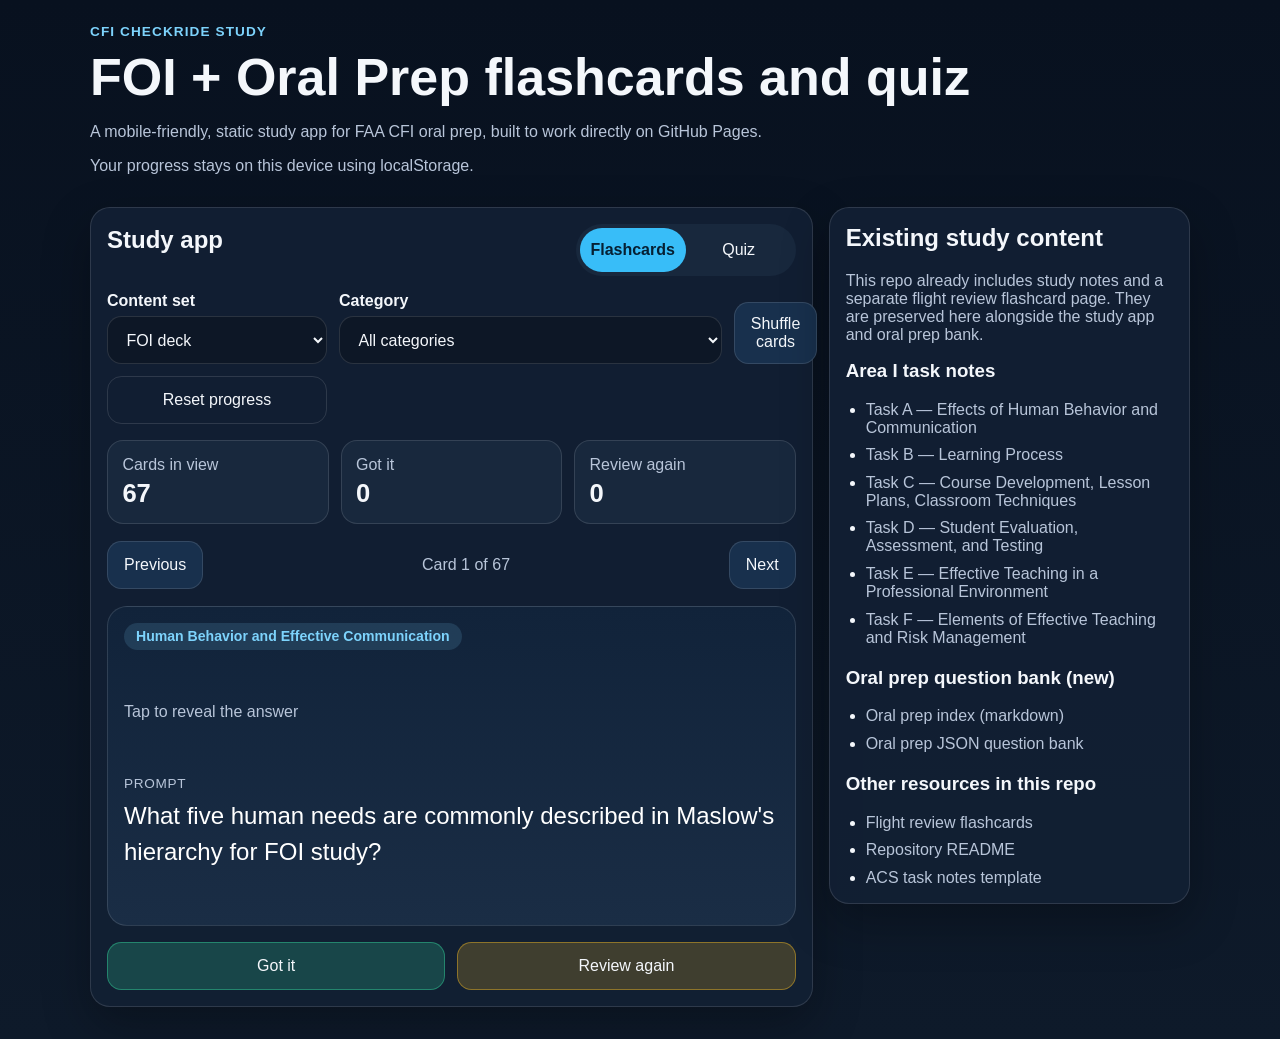
<file: index.html>
<!DOCTYPE html>
<html lang="en">
<head>
  <meta charset="UTF-8">
  <meta name="viewport" content="width=device-width, initial-scale=1.0">
  <title>CFI Checkride Study App</title>
  <link rel="stylesheet" href="app.css">
  <script defer src="app.js"></script>
</head>
<body>
  <header class="hero">
    <div class="hero__content">
      <p class="eyebrow">CFI Checkride Study</p>
      <h1>FOI + Oral Prep flashcards and quiz</h1>
      <p class="hero__text">A mobile-friendly, static study app for FAA CFI oral prep, built to work directly on GitHub Pages.</p>
      <p class="hero__subtext">Your progress stays on this device using localStorage.</p>
    </div>
  </header>

  <main class="layout">
    <section class="panel panel--study">
      <div class="panel__header">
        <h2>Study app</h2>
        <div class="mode-switch" role="tablist" aria-label="Study mode">
          <button id="flashcardsTab" class="mode-switch__button is-active" type="button" role="tab" aria-selected="true">Flashcards</button>
          <button id="quizTab" class="mode-switch__button" type="button" role="tab" aria-selected="false">Quiz</button>
        </div>
      </div>

      <div class="controls">
        <label class="field">
          <span>Content set</span>
          <select id="contentSetSelect">
            <option value="foi">FOI deck</option>
            <option value="oral-prep">Oral Prep deck</option>
          </select>
        </label>
        <label class="field">
          <span>Category</span>
          <select id="categorySelect"></select>
        </label>
        <button id="shuffleButton" class="button button--secondary" type="button">Shuffle cards</button>
        <button id="resetProgressButton" class="button button--ghost" type="button">Reset progress</button>
      </div>

      <div class="progress-grid" aria-live="polite">
        <article class="stat-card">
          <span class="stat-card__label">Cards in view</span>
          <strong id="cardsInView">0</strong>
        </article>
        <article class="stat-card">
          <span class="stat-card__label">Got it</span>
          <strong id="gotItCount">0</strong>
        </article>
        <article class="stat-card">
          <span class="stat-card__label">Review again</span>
          <strong id="reviewAgainCount">0</strong>
        </article>
      </div>

      <section id="flashcardsPanel" class="study-panel" aria-labelledby="flashcardsTab">
        <div class="deck-toolbar">
          <button id="prevCardButton" class="button button--secondary" type="button">Previous</button>
          <p id="cardPosition" class="deck-toolbar__position">Card 0 of 0</p>
          <button id="nextCardButton" class="button button--secondary" type="button">Next</button>
        </div>

        <button id="flashcard" class="flashcard" type="button" aria-live="polite">
          <span class="flashcard__badge" id="flashcardCategory">Category</span>
          <span class="flashcard__hint" id="flashcardHint">Tap to reveal the answer</span>
          <span class="flashcard__face flashcard__face--front">
            <span class="flashcard__label">Prompt</span>
            <span id="flashcardPrompt" class="flashcard__text"></span>
          </span>
          <span class="flashcard__face flashcard__face--back">
            <span class="flashcard__label">Answer</span>
            <span id="flashcardAnswer" class="flashcard__text"></span>
            <span id="flashcardReference" class="flashcard__reference"></span>
          </span>
        </button>

        <div class="rating-row">
          <button id="gotItButton" class="button button--success" type="button">Got it</button>
          <button id="reviewAgainButton" class="button button--warning" type="button">Review again</button>
        </div>
      </section>

      <section id="quizPanel" class="study-panel is-hidden" aria-labelledby="quizTab">
        <div class="quiz-toolbar">
          <p id="quizSourceNote" class="quiz-toolbar__note">Quiz questions use the selected card deck.</p>
          <button id="startQuizButton" class="button button--secondary" type="button">Start quiz</button>
        </div>

        <article class="quiz-card">
          <p id="quizStatus" class="quiz-card__status">Select a category and start the quiz.</p>
          <h3 id="quizPrompt" class="quiz-card__prompt">Ready to test yourself?</h3>
          <div id="quizChoices" class="quiz-choices"></div>
          <p id="quizFeedback" class="quiz-card__feedback" aria-live="polite"></p>
          <button id="nextQuestionButton" class="button button--secondary is-hidden" type="button">Next question</button>
        </article>

        <article id="quizSummary" class="summary-card is-hidden" aria-live="polite"></article>
      </section>
    </section>

    <section class="panel panel--resources">
      <h2>Existing study content</h2>
      <p>This repo already includes study notes and a separate flight review flashcard page. They are preserved here alongside the study app and oral prep bank.</p>

      <div class="resource-group">
        <h3>Area I task notes</h3>
        <ul class="resource-list">
          <li><a href="Task-A-Effects-of-Human-Behavior-and-Communication.md">Task A — Effects of Human Behavior and Communication</a></li>
          <li><a href="Task-B-Learning-Process.md">Task B — Learning Process</a></li>
          <li><a href="Task-C-Course-Development-Lesson-Plans-Classroom-Techniques.md">Task C — Course Development, Lesson Plans, Classroom Techniques</a></li>
          <li><a href="Task-D-Student-Evaluation-Assessment-Testing.md">Task D — Student Evaluation, Assessment, and Testing</a></li>
          <li><a href="Task-E-Effective-Teaching-in-Professional-Environment.md">Task E — Effective Teaching in a Professional Environment</a></li>
          <li><a href="Task-F-Elements-of-Effective-Teaching-Risk-Management.md">Task F — Elements of Effective Teaching and Risk Management</a></li>
        </ul>
      </div>

      <div class="resource-group">
        <h3>Oral prep question bank (new)</h3>
        <ul class="resource-list">
          <li><a href="oral-prep/README.md">Oral prep index (markdown)</a></li>
          <li><a href="data/oral-prep.json">Oral prep JSON question bank</a></li>
        </ul>
      </div>

      <div class="resource-group">
        <h3>Other resources in this repo</h3>
        <ul class="resource-list">
          <li><a href="flight-review-flashcards.html">Flight review flashcards</a></li>
          <li><a href="README.md">Repository README</a></li>
          <li><a href="ACS-Task-Notes-Template.md">ACS task notes template</a></li>
        </ul>
      </div>
    </section>
  </main>
</body>
</html>
</file>
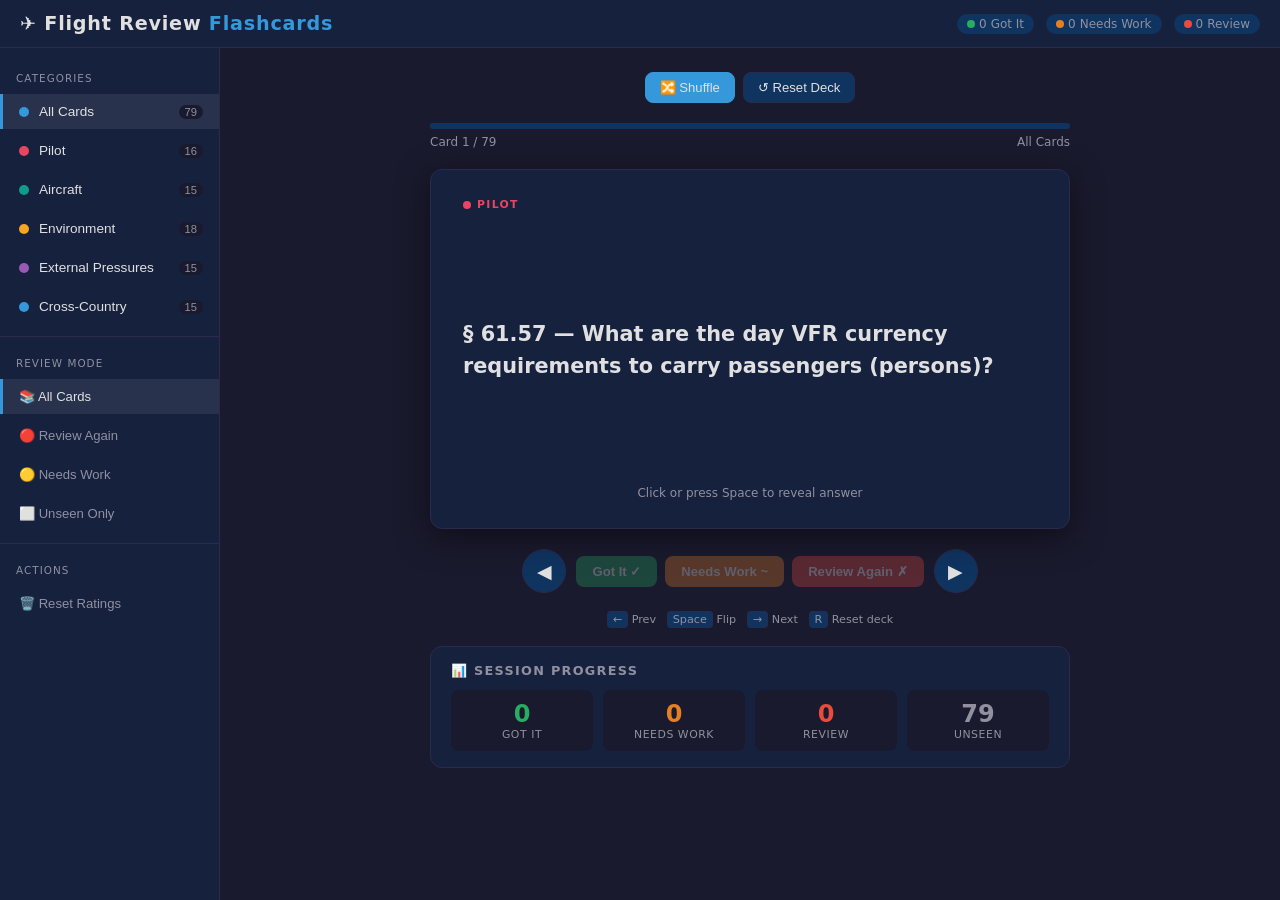
<file: flight-review-flashcards.html>
<!DOCTYPE html>
<html lang="en">
<head>
<meta charset="UTF-8">
<meta name="viewport" content="width=device-width, initial-scale=1.0">
<title>✈️ Flight Review Flashcards</title>
<style>
  :root {
    --bg: #1a1a2e;
    --surface: #16213e;
    --surface2: #0f3460;
    --text: #e0e0e0;
    --text-muted: #9090a0;
    --border: #2a2a4e;
    --cat1: #e94560;   /* Pilot */
    --cat2: #0f9b8e;   /* Aircraft */
    --cat3: #f5a623;   /* Environment */
    --cat4: #9b59b6;   /* External Pressures */
    --cat5: #3498db;   /* Cross-Country */
    --got-it: #27ae60;
    --needs-work: #e67e22;
    --review: #e74c3c;
    --radius: 12px;
    --shadow: 0 8px 32px rgba(0,0,0,0.5);
  }

  * { box-sizing: border-box; margin: 0; padding: 0; }

  body {
    background: var(--bg);
    color: var(--text);
    font-family: 'Segoe UI', system-ui, -apple-system, sans-serif;
    min-height: 100vh;
    display: flex;
    flex-direction: column;
  }

  /* ── Header ─────────────────────────────────────── */
  header {
    background: var(--surface);
    border-bottom: 1px solid var(--border);
    padding: 12px 20px;
    display: flex;
    align-items: center;
    gap: 12px;
    flex-wrap: wrap;
    position: sticky;
    top: 0;
    z-index: 100;
  }
  header h1 {
    font-size: 1.2rem;
    font-weight: 700;
    letter-spacing: 0.04em;
    white-space: nowrap;
    flex: 1;
  }
  header h1 span { color: var(--cat5); }
  .header-stats {
    display: flex;
    gap: 12px;
    align-items: center;
    flex-wrap: wrap;
    font-size: 0.8rem;
    color: var(--text-muted);
  }
  .stat-pill {
    background: var(--surface2);
    border-radius: 20px;
    padding: 3px 10px;
    display: flex;
    align-items: center;
    gap: 4px;
    font-size: 0.75rem;
  }
  .stat-pill .dot {
    width: 8px; height: 8px;
    border-radius: 50%;
  }

  /* ── Layout ─────────────────────────────────────── */
  .app {
    display: flex;
    flex: 1;
    overflow: hidden;
  }

  /* ── Sidebar ─────────────────────────────────────── */
  aside {
    width: 220px;
    min-width: 220px;
    background: var(--surface);
    border-right: 1px solid var(--border);
    padding: 16px 0;
    overflow-y: auto;
    display: flex;
    flex-direction: column;
    gap: 4px;
  }
  .sidebar-label {
    font-size: 0.65rem;
    text-transform: uppercase;
    letter-spacing: 0.1em;
    color: var(--text-muted);
    padding: 0 16px 6px;
    margin-top: 8px;
  }
  .cat-btn {
    background: none;
    border: none;
    cursor: pointer;
    padding: 10px 16px;
    text-align: left;
    color: var(--text);
    display: flex;
    align-items: center;
    gap: 10px;
    font-size: 0.85rem;
    border-left: 3px solid transparent;
    transition: background 0.15s, border-color 0.15s;
    width: 100%;
  }
  .cat-btn:hover { background: rgba(255,255,255,0.05); }
  .cat-btn.active { background: rgba(255,255,255,0.08); }
  .cat-btn .cat-icon {
    width: 10px; height: 10px;
    border-radius: 50%;
    flex-shrink: 0;
  }
  .cat-btn .cat-count {
    margin-left: auto;
    font-size: 0.7rem;
    color: var(--text-muted);
    background: var(--bg);
    border-radius: 10px;
    padding: 1px 6px;
  }
  .sidebar-divider {
    height: 1px;
    background: var(--border);
    margin: 8px 0;
  }
  .mode-btn {
    background: none;
    border: none;
    cursor: pointer;
    padding: 10px 16px;
    text-align: left;
    color: var(--text-muted);
    font-size: 0.82rem;
    display: flex;
    align-items: center;
    gap: 8px;
    width: 100%;
    transition: color 0.15s, background 0.15s;
    border-left: 3px solid transparent;
  }
  .mode-btn:hover { background: rgba(255,255,255,0.05); color: var(--text); }
  .mode-btn.active { color: var(--text); background: rgba(255,255,255,0.08); border-color: var(--cat5); }

  /* ── Main area ───────────────────────────────────── */
  main {
    flex: 1;
    display: flex;
    flex-direction: column;
    align-items: center;
    padding: 24px 20px 40px;
    overflow-y: auto;
    gap: 20px;
  }

  /* ── Top controls ────────────────────────────────── */
  .controls {
    display: flex;
    gap: 8px;
    flex-wrap: wrap;
    justify-content: center;
    align-items: center;
    width: 100%;
    max-width: 640px;
  }
  .btn {
    background: var(--surface2);
    border: 1px solid var(--border);
    color: var(--text);
    padding: 7px 14px;
    border-radius: 8px;
    cursor: pointer;
    font-size: 0.82rem;
    transition: background 0.15s, transform 0.1s;
    display: flex;
    align-items: center;
    gap: 5px;
    white-space: nowrap;
  }
  .btn:hover { background: var(--surface); }
  .btn:active { transform: scale(0.97); }
  .btn.primary { background: var(--cat5); border-color: var(--cat5); }
  .btn.danger { background: var(--review); border-color: var(--review); }

  /* ── Progress area ───────────────────────────────── */
  .progress-area {
    width: 100%;
    max-width: 640px;
    display: flex;
    flex-direction: column;
    gap: 6px;
  }
  .progress-bar-wrap {
    height: 6px;
    background: var(--surface2);
    border-radius: 10px;
    overflow: hidden;
  }
  .progress-bar-fill {
    height: 100%;
    background: linear-gradient(90deg, var(--cat5), var(--cat1));
    border-radius: 10px;
    transition: width 0.3s ease;
  }
  .progress-label {
    display: flex;
    justify-content: space-between;
    font-size: 0.75rem;
    color: var(--text-muted);
  }

  /* ── Card ──────────────────────────────────────────── */
  .card-scene {
    width: 100%;
    max-width: 640px;
    height: 360px;
    perspective: 1200px;
    cursor: pointer;
    user-select: none;
    flex-shrink: 0;
  }
  .card-scene:focus { outline: 2px solid var(--cat5); border-radius: var(--radius); }
  .card-inner {
    width: 100%;
    height: 100%;
    position: relative;
    transform-style: preserve-3d;
    transition: transform 0.55s cubic-bezier(0.4,0.2,0.2,1);
  }
  .card-inner.flipped { transform: rotateY(180deg); }
  .card-face {
    position: absolute;
    width: 100%;
    height: 100%;
    backface-visibility: hidden;
    -webkit-backface-visibility: hidden;
    border-radius: var(--radius);
    display: flex;
    flex-direction: column;
    padding: 28px 32px;
    box-shadow: var(--shadow);
    overflow: hidden;
  }
  .card-front {
    background: var(--surface);
    border: 1px solid var(--border);
  }
  .card-back {
    background: var(--surface2);
    transform: rotateY(180deg);
    border: 1px solid #1a4a80;
  }
  .card-category-tag {
    font-size: 0.68rem;
    text-transform: uppercase;
    letter-spacing: 0.12em;
    font-weight: 700;
    margin-bottom: 16px;
    display: flex;
    align-items: center;
    gap: 6px;
  }
  .card-category-tag::before {
    content: '';
    display: inline-block;
    width: 8px; height: 8px;
    border-radius: 50%;
    background: var(--cat-color, #888);
  }
  .card-question {
    font-size: 1.3rem;
    font-weight: 600;
    line-height: 1.5;
    flex: 1;
    display: flex;
    align-items: center;
  }
  .card-hint {
    font-size: 0.75rem;
    color: var(--text-muted);
    text-align: center;
    margin-top: 12px;
  }
  .card-answer {
    font-size: 0.92rem;
    line-height: 1.65;
    flex: 1;
    overflow-y: auto;
  }
  .card-answer::-webkit-scrollbar { width: 4px; }
  .card-answer::-webkit-scrollbar-track { background: transparent; }
  .card-answer::-webkit-scrollbar-thumb { background: var(--border); border-radius: 2px; }
  .card-ref {
    font-size: 0.7rem;
    color: var(--text-muted);
    margin-top: 12px;
    font-style: italic;
  }

  /* ── Nav + confidence ────────────────────────────── */
  .nav-row {
    display: flex;
    gap: 10px;
    align-items: center;
    justify-content: center;
    flex-wrap: wrap;
    width: 100%;
    max-width: 640px;
  }
  .nav-btn {
    background: var(--surface2);
    border: 1px solid var(--border);
    color: var(--text);
    width: 44px;
    height: 44px;
    border-radius: 50%;
    cursor: pointer;
    font-size: 1.2rem;
    display: flex;
    align-items: center;
    justify-content: center;
    transition: background 0.15s, transform 0.1s;
  }
  .nav-btn:hover { background: var(--surface); }
  .nav-btn:active { transform: scale(0.93); }
  .confidence-btns {
    display: flex;
    gap: 8px;
  }
  .conf-btn {
    border: none;
    cursor: pointer;
    padding: 8px 16px;
    border-radius: 8px;
    font-size: 0.82rem;
    font-weight: 600;
    transition: opacity 0.15s, transform 0.1s;
  }
  .conf-btn:active { transform: scale(0.95); }
  .conf-btn.got-it { background: var(--got-it); color: #fff; }
  .conf-btn.needs-work { background: var(--needs-work); color: #fff; }
  .conf-btn.review-again { background: var(--review); color: #fff; }
  .conf-btn:disabled { opacity: 0.3; cursor: not-allowed; }

  /* ── Score dashboard ─────────────────────────────── */
  .dashboard {
    width: 100%;
    max-width: 640px;
    background: var(--surface);
    border: 1px solid var(--border);
    border-radius: var(--radius);
    padding: 16px 20px;
  }
  .dashboard h3 {
    font-size: 0.8rem;
    text-transform: uppercase;
    letter-spacing: 0.1em;
    color: var(--text-muted);
    margin-bottom: 12px;
  }
  .score-row {
    display: flex;
    gap: 10px;
    flex-wrap: wrap;
  }
  .score-card {
    flex: 1;
    min-width: 80px;
    background: var(--bg);
    border-radius: 8px;
    padding: 10px 12px;
    text-align: center;
  }
  .score-card .num { font-size: 1.5rem; font-weight: 700; }
  .score-card .lbl { font-size: 0.68rem; color: var(--text-muted); text-transform: uppercase; letter-spacing: 0.05em; }
  .score-card.got { color: var(--got-it); }
  .score-card.needs { color: var(--needs-work); }
  .score-card.rev { color: var(--review); }
  .score-card.unrated { color: var(--text-muted); }

  /* ── Empty state ─────────────────────────────────── */
  .empty-state {
    display: flex;
    flex-direction: column;
    align-items: center;
    gap: 12px;
    padding: 60px 20px;
    color: var(--text-muted);
    text-align: center;
  }
  .empty-state .icon { font-size: 3rem; }

  /* ── Keyboard hint ───────────────────────────────── */
  .kbd-hint {
    font-size: 0.7rem;
    color: var(--text-muted);
    text-align: center;
  }
  .kbd-hint kbd {
    background: var(--surface2);
    border: 1px solid var(--border);
    border-radius: 4px;
    padding: 1px 5px;
    font-family: inherit;
  }

  /* ── Responsive ──────────────────────────────────── */
  @media (max-width: 700px) {
    aside { width: 0; min-width: 0; padding: 0; overflow: hidden; }
    aside.open {
      position: fixed;
      top: 0; left: 0;
      width: 240px;
      height: 100vh;
      z-index: 200;
      padding: 16px 0;
      box-shadow: var(--shadow);
    }
    .menu-toggle { display: flex !important; }
    .card-scene { height: 300px; }
    .card-question { font-size: 1.1rem; }
  }
  .menu-toggle { display: none; }
  .overlay {
    display: none;
    position: fixed; inset: 0;
    background: rgba(0,0,0,0.5);
    z-index: 199;
  }
  .overlay.show { display: block; }
</style>
</head>
<body>

<header>
  <button class="nav-btn menu-toggle" id="menuToggle" title="Categories" style="width:36px;height:36px;font-size:1rem;border-radius:6px;">☰</button>
  <h1>✈️ Flight Review <span>Flashcards</span></h1>
  <div class="header-stats">
    <div class="stat-pill"><span class="dot" style="background:var(--got-it)"></span><span id="hdr-got">0</span> Got It</div>
    <div class="stat-pill"><span class="dot" style="background:var(--needs-work)"></span><span id="hdr-needs">0</span> Needs Work</div>
    <div class="stat-pill"><span class="dot" style="background:var(--review)"></span><span id="hdr-review">0</span> Review</div>
  </div>
</header>

<div class="overlay" id="overlay"></div>

<div class="app">
  <aside id="sidebar">
    <div class="sidebar-label">Categories</div>
    <button class="cat-btn active" data-cat="all" style="border-color:var(--cat5)">
      <span class="cat-icon" style="background:var(--cat5)"></span>
      All Cards
      <span class="cat-count" id="cnt-all">0</span>
    </button>
    <button class="cat-btn" data-cat="0" style="">
      <span class="cat-icon" style="background:var(--cat1)"></span>
      Pilot
      <span class="cat-count" id="cnt-0">0</span>
    </button>
    <button class="cat-btn" data-cat="1">
      <span class="cat-icon" style="background:var(--cat2)"></span>
      Aircraft
      <span class="cat-count" id="cnt-1">0</span>
    </button>
    <button class="cat-btn" data-cat="2">
      <span class="cat-icon" style="background:var(--cat3)"></span>
      Environment
      <span class="cat-count" id="cnt-2">0</span>
    </button>
    <button class="cat-btn" data-cat="3">
      <span class="cat-icon" style="background:var(--cat4)"></span>
      External Pressures
      <span class="cat-count" id="cnt-3">0</span>
    </button>
    <button class="cat-btn" data-cat="4">
      <span class="cat-icon" style="background:var(--cat5)"></span>
      Cross-Country
      <span class="cat-count" id="cnt-4">0</span>
    </button>

    <div class="sidebar-divider"></div>
    <div class="sidebar-label">Review Mode</div>
    <button class="mode-btn" id="modeAll">📚 All Cards</button>
    <button class="mode-btn" id="modeReview">🔴 Review Again</button>
    <button class="mode-btn" id="modeNeeds">🟡 Needs Work</button>
    <button class="mode-btn" id="modeUnseen">⬜ Unseen Only</button>

    <div class="sidebar-divider"></div>
    <div class="sidebar-label">Actions</div>
    <button class="mode-btn" id="resetBtn">🗑️ Reset Ratings</button>
  </aside>

  <main>
    <!-- Controls -->
    <div class="controls">
      <button class="btn primary" id="shuffleBtn">🔀 Shuffle</button>
      <button class="btn" id="resetDeckBtn">↺ Reset Deck</button>
    </div>

    <!-- Progress -->
    <div class="progress-area">
      <div class="progress-bar-wrap">
        <div class="progress-bar-fill" id="progressFill" style="width:0%"></div>
      </div>
      <div class="progress-label">
        <span id="progressLabel">Card 0 / 0</span>
        <span id="categoryLabel">All Cards</span>
      </div>
    </div>

    <!-- Card -->
    <div class="card-scene" id="cardScene" tabindex="0" role="button" aria-label="Flashcard — click to flip">
      <div class="card-inner" id="cardInner">
        <div class="card-face card-front" id="cardFront">
          <div class="card-category-tag" id="cardCatTag" style="--cat-color:#888">Category</div>
          <div class="card-question" id="cardQuestion">Loading…</div>
          <div class="card-hint">Click or press Space to reveal answer</div>
        </div>
        <div class="card-face card-back" id="cardBack">
          <div class="card-category-tag" id="cardCatTagBack" style="--cat-color:#888">Category</div>
          <div class="card-answer" id="cardAnswer"></div>
          <div class="card-ref" id="cardRef"></div>
        </div>
      </div>
    </div>

    <!-- Nav + confidence -->
    <div class="nav-row">
      <button class="nav-btn" id="prevBtn" title="Previous (←)">◀</button>
      <div class="confidence-btns">
        <button class="conf-btn got-it" id="gotItBtn" disabled>Got It ✓</button>
        <button class="conf-btn needs-work" id="needsWorkBtn" disabled>Needs Work ~</button>
        <button class="conf-btn review-again" id="reviewAgainBtn" disabled>Review Again ✗</button>
      </div>
      <button class="nav-btn" id="nextBtn" title="Next (→)">▶</button>
    </div>

    <div class="kbd-hint">
      <kbd>←</kbd> Prev &nbsp; <kbd>Space</kbd> Flip &nbsp; <kbd>→</kbd> Next &nbsp; <kbd>R</kbd> Reset deck
    </div>

    <!-- Score dashboard -->
    <div class="dashboard">
      <h3>📊 Session Progress</h3>
      <div class="score-row">
        <div class="score-card got"><div class="num" id="dash-got">0</div><div class="lbl">Got It</div></div>
        <div class="score-card needs"><div class="num" id="dash-needs">0</div><div class="lbl">Needs Work</div></div>
        <div class="score-card rev"><div class="num" id="dash-rev">0</div><div class="lbl">Review</div></div>
        <div class="score-card unrated"><div class="num" id="dash-unseen">0</div><div class="lbl">Unseen</div></div>
      </div>
    </div>
  </main>
</div>

<script>
// ══════════════════════════════════════════════════
// FLASHCARD DATA
// ══════════════════════════════════════════════════
const CATEGORIES = [
  { name: "Pilot", color: "var(--cat1)" },
  { name: "Aircraft", color: "var(--cat2)" },
  { name: "Environment", color: "var(--cat3)" },
  { name: "External Pressures", color: "var(--cat4)" },
  { name: "Cross-Country", color: "var(--cat5)" },
];

// cat: 0=Pilot, 1=Aircraft, 2=Environment, 3=External Pressures, 4=Cross-Country
const ALL_CARDS = [

  // ── CATEGORY 0: PILOT ────────────────────────────────────────────

  { cat: 0, q: "§ 61.57 — What are the day VFR currency requirements to carry passengers (persons)?",
    a: "Within the preceding 90 days: 3 takeoffs and 3 landings as sole manipulator of the controls. Same category, class, and type (if type rating required). Tailwheel aircraft: all 3 landings must be to a full stop.",
    ref: "14 CFR § 61.57(a)" },

  { cat: 0, q: "§ 61.57 — What are the night VFR currency requirements to carry passengers (persons)?",
    a: "Within the preceding 90 days: 3 takeoffs and 3 full-stop landings at night (1 hour after sunset to 1 hour before sunrise). Same category, class, and type (if type rating required). Tailwheel aircraft: full-stop only.",
    ref: "14 CFR § 61.57(b)" },

  { cat: 0, q: "§ 61.57 — What are the instrument currency requirements?",
    a: "Within the preceding 6 calendar months: 6 instrument approaches, holding procedures and tasks, intercepting and tracking courses via navigation systems. May be in actual IMC, simulated IMC under a safety pilot, or in an approved sim/ATD.",
    ref: "14 CFR § 61.57(c)" },

  { cat: 0, q: "§ 61.57 — What changed in the Dec 2024 revision to § 61.57 regarding 'passengers'?",
    a: "The word 'passengers' was changed to 'persons.' This means a non-current pilot can carry another pilot (a person) for training. An instructor who has lapsed currency can now provide dual instruction to a student (who is also a 'person'), allowing recurrency through training. The instructor no longer needed to be current before providing the flight.",
    ref: "14 CFR § 61.57, FAA Dec 2024 amendment" },

  { cat: 0, q: "§ 91.3 — What is the PIC's authority and responsibility?",
    a: "The PIC is directly responsible for and has final authority over the operation of the aircraft. In an in-flight emergency requiring immediate action, the PIC may deviate from any rule to the extent necessary to meet that emergency. Upon request, must submit a written report to the FAA Administrator.",
    ref: "14 CFR § 91.3" },

  { cat: 0, q: "§ 91.123 — When may you deviate from an ATC clearance, and what must you do after?",
    a: "You may deviate from an ATC clearance only when an emergency exists. After deviating in an emergency, notify ATC as soon as possible. If ATC gives you priority, they may request a written report within 48 hours. If you believe a clearance is unsafe, you can request an amended clearance — but you must comply unless an emergency exists.",
    ref: "14 CFR § 91.123" },

  { cat: 0, q: "§ 91.107 — What are the safety belt requirements?",
    a: "During takeoff and landing, each person on board must be in a seat with safety belt (and shoulder harness, if installed) properly fastened. The PIC must brief passengers on safety belt use and must ensure they comply. Children under 2 may be held by an adult on Part 91 operations (no separate restraint required). PIC must inform occupants when seat belt use is required during flight.",
    ref: "14 CFR § 91.107" },

  { cat: 0, q: "§ 91.15 — When is it permissible to drop objects from an aircraft?",
    a: "You may drop objects from an aircraft as long as reasonable precautions are taken to avoid injury or damage to persons or property on the surface. No person may drop any object that creates a hazard to persons or property on the ground.",
    ref: "14 CFR § 91.15" },

  { cat: 0, q: "§ 91.17 — What are the alcohol/drug rules for acting as crew member?",
    a: "No crewmember may: (1) consume alcohol within 8 hours before acting as crew ('bottle to throttle'); (2) have a BAC of 0.04% or greater; (3) act as crew while under the influence of alcohol or any drug that affects faculties; (4) carry a person who appears to be intoxicated (except medical patients under professional care).",
    ref: "14 CFR § 91.17" },

  { cat: 0, q: "§ 91.211 — What are the supplemental oxygen requirements for unpressurized aircraft?",
    a: "12,500–14,000 ft MSL: Required flight crew must use supplemental oxygen for portions exceeding 30 minutes at these altitudes.\n\nAbove 14,000 ft MSL: Required flight crew must use oxygen at ALL times.\n\nAbove 15,000 ft MSL: Oxygen must be provided to EVERY occupant (they don't have to use it, but it must be available).",
    ref: "14 CFR § 91.211" },

  { cat: 0, q: "AIM 8-1 — What is the IMSAFE checklist?",
    a: "I – Illness: Am I sick or feeling ill?\nM – Medication: Am I taking any drugs that impair performance?\nS – Stress: Am I under psychological or emotional stress?\nA – Alcohol: Did I consume alcohol within 8 hours? Is my BAC < 0.04%?\nF – Fatigue: Am I adequately rested? Have I had enough sleep?\nE – Eating/Emotion: Have I eaten properly? Am I emotionally ready to fly?",
    ref: "AIM 8-1-1" },

  { cat: 0, q: "AIM 8-1 — What is hypoxia and how do you recognize and treat it?",
    a: "Hypoxia is a state of oxygen deficiency. Symptoms include euphoria, headache, impaired judgment, tingling, cyanosis (blue lips/fingertips), and eventual incapacitation. Insidious because it impairs the judgment needed to recognize it.\n\nTreatment: Descend immediately, use supplemental oxygen. Night vision degrades above 5,000 ft.",
    ref: "AIM 8-1-2" },

  { cat: 0, q: "AIM 8-1 — What is hyperventilation, and how is it treated?",
    a: "Hyperventilation is excessive breathing (too fast/deep), expelling too much CO₂. Symptoms mimic hypoxia: dizziness, tingling in fingers, nausea, possible unconsciousness.\n\nTreatment: Consciously slow your breathing, breathe into a bag, talk aloud. Trust instruments — spatial disorientation may accompany it.",
    ref: "AIM 8-1-3" },

  { cat: 0, q: "AIM 8-1 — What is spatial disorientation, and what should a pilot do?",
    a: "Spatial disorientation occurs when a pilot cannot correctly interpret the aircraft's attitude, motion, or position relative to the Earth's surface. The vestibular and visual systems can give false information, especially in IMC.\n\nPrevention: Trust your instruments. Do not rely on the 'seat of the pants' feel. Recognize leans, graveyard spiral, coriolis illusion, and somatogravic illusion.",
    ref: "AIM 8-1-5" },

  { cat: 0, q: "AIM 8-1 — What are the carbon monoxide (CO) precautions?",
    a: "CO is an odorless, colorless gas produced by combustion. It competes with oxygen in the blood. Symptoms: headache, dizziness, drowsiness, blurred vision.\n\nIn the aircraft: If suspected, turn off cabin heat (a common CO source via exhaust system leaks), open fresh air vents, use supplemental oxygen if available, and land immediately.",
    ref: "AIM 8-1-4" },

  { cat: 0, q: "AIM 8-1 — What are the scuba diving wait times before flying?",
    a: "After non-decompression dives: wait at least 12 hours before flying.\n\nAfter dives requiring decompression stops: wait at least 24 hours before flying.\n\nReason: Residual nitrogen in the blood can expand at altitude (like decompression sickness).",
    ref: "AIM 8-1-2, FAA Medical Facts" },

  // ── CATEGORY 1: AIRCRAFT ─────────────────────────────────────────

  { cat: 1, q: "§ 91.9 — What are the requirements regarding the aircraft flight manual, markings, and placards?",
    a: "No person may operate a civil aircraft without complying with the operating limitations specified in the approved aircraft flight manual (AFM/POH), markings, and placards. The AFM must be in the aircraft and available to the crew. You cannot operate contrary to any limitation.",
    ref: "14 CFR § 91.9" },

  { cat: 1, q: "§ 91.203 — What documents must be in the aircraft? (ARROW)",
    a: "A – Airworthiness Certificate (displayed and visible)\nR – Registration Certificate\nR – Radio station license (required for international operations)\nO – Operating limitations (AFM/POH or placards)\nW – Weight and balance data\n\nAirworthiness and Registration must be aboard for domestic Part 91 ops.",
    ref: "14 CFR § 91.203" },

  { cat: 1, q: "§ 91.205 — What instruments/equipment are required for VFR day flight? (TOMATO FLAMES)",
    a: "T – Tachometer (each engine)\nO – Oil pressure gauge\nM – Manifold pressure gauge (if altitude engine)\nA – Airspeed indicator\nT – Temperature gauge (liquid-cooled engines)\nO – Oil temperature gauge (air-cooled)\nF – Fuel gauge (each tank)\nL – Landing gear position indicator (retractable gear)\nA – Altimeter\nM – Magnetic direction indicator (compass)\nE – ELT\nS – Safety belts (shoulder harnesses for front seats)",
    ref: "14 CFR § 91.205(b)" },

  { cat: 1, q: "§ 91.205 — What additional equipment is required for VFR night flight? (FLAPS)",
    a: "In addition to TOMATO FLAMES, add FLAPS:\nF – Fuses (one spare set or three of each type installed)\nL – Landing light (if operated for hire)\nA – Anti-collision light system\nP – Position lights (navigation lights)\nS – Source of electrical power adequate for all equipment",
    ref: "14 CFR § 91.205(c)" },

  { cat: 1, q: "§ 91.207 — What are the ELT requirements?",
    a: "Most U.S.-registered civil aircraft must have an ELT.\n\nInspection: Within the preceding 12 calendar months — inspect for proper installation, battery corrosion, operation of controls, and adequacy of signal.\n\nBattery: Must be replaced (or recharged for rechargeables) after 1 hour cumulative use OR when 50% of battery useful life has expired.\n\nExceptions: Ferry flights, new aircraft delivery, flight test, training within 50 NM of training airport.",
    ref: "14 CFR § 91.207" },

  { cat: 1, q: "§ 91.209 — When are position lights (nav lights) required?",
    a: "Position lights must be displayed from sunset to sunrise. Anti-collision lights must be on when operating. The PIC may turn off anti-collision lights if, in their judgment, the lights are a safety hazard (e.g., causing disorientation in instrument meteorological conditions).",
    ref: "14 CFR § 91.209" },

  { cat: 1, q: "§ 91.215 — When is a Mode C transponder required?",
    a: "Mode C (altitude encoding) transponder required:\n• In Class A, B, and C airspace\n• Within 30 NM of a Class B primary airport (the 'Mode C veil')\n• Above 10,000 ft MSL (except at or below 2,500 ft AGL)\n• In all airspace above the ceiling of a Class B/C area to 10,000 ft MSL",
    ref: "14 CFR § 91.215" },

  { cat: 1, q: "§ 91.213 — How do you deal with an inoperative instrument when there is NO MEL?",
    a: "4-step process:\n1. Is it required by § 91.205 for the flight conditions (VFR day, VFR night, IFR)? If yes → cannot fly.\n2. Is it required by an AD for the specific flight? If yes → cannot fly.\n3. Is it required by any other regulation for the flight? If yes → cannot fly.\n4. Is it required for safe operations under the conditions of flight? If yes → cannot fly.\n\nIf NO to all four: Deactivate/remove the item, placard 'INOPERATIVE,' make a maintenance record entry.",
    ref: "14 CFR § 91.213" },

  { cat: 1, q: "§§ 91.403/405/407 — Who is responsible for aircraft maintenance, and what is required before flight after maintenance?",
    a: "§ 91.403: Owner/operator is primarily responsible for maintaining the aircraft in an airworthy condition.\n§ 91.405: Must have required inspections completed and discrepancies corrected.\n§ 91.407: After maintenance, preventive maintenance, or alterations: aircraft must be approved for return to service by an authorized person, and a maintenance record entry must be made before it can be operated.",
    ref: "14 CFR §§ 91.403, 91.405, 91.407" },

  { cat: 1, q: "§ 91.409 — What are the annual inspection requirements?",
    a: "All civil aircraft operated under Part 91 must have an annual inspection every 12 calendar months. Must be performed by an FAA-certificated IA (Inspection Authorization), certified repair station, or the manufacturer.\n\nIf operated for hire or flight instruction for hire: 100-hour inspection required (by any A&P), but can be exceeded by up to 10 hours to reposition the aircraft, and that overage counts against the next interval.",
    ref: "14 CFR § 91.409" },

  { cat: 1, q: "§ 91.409 — What are Airworthiness Directives (ADs) and how do they work?",
    a: "ADs are legally mandatory FAA actions to correct unsafe conditions in aircraft, engines, propellers, or appliances. They must be complied with per the terms and timeframe specified in the AD. They are recorded in the aircraft maintenance logs and continue to apply after ownership changes. Emergency ADs may require immediate action.",
    ref: "14 CFR § 91.409(e), 14 CFR Part 39" },

  { cat: 1, q: "§ 91.411 — When must the altimeter and pitot-static system be inspected?",
    a: "The altimeter and pitot-static system must be tested and inspected within the preceding 24 calendar months for IFR operations. This test must be performed by a certificated repair station. This is not required for VFR-only flight.",
    ref: "14 CFR § 91.411" },

  { cat: 1, q: "§ 91.413 — When must the transponder be inspected?",
    a: "The transponder must be tested and inspected within the preceding 24 calendar months. This applies to any aircraft that has a transponder — even if not required by Part 91. The test must be performed by a certificated repair station.",
    ref: "14 CFR § 91.413" },

  // ── CATEGORY 2: ENVIRONMENT ──────────────────────────────────────

  { cat: 2, q: "AIM 2-3 — What are the different types of runway markings?",
    a: "Visual runway: Centerline, designation numbers only.\n\nNon-precision instrument runway: Adds threshold markings (8 stripes), designation, and centerline.\n\nPrecision instrument runway: Adds touchdown zone markers (pairs), aiming point markings (large rectangles), fixed-distance markings, side stripes.\n\nDisplaced threshold: White arrows leading up to the threshold bar; the area before the threshold may be used for taxi and rollout but NOT for landing.",
    ref: "AIM 2-3-3, 2-3-4" },

  { cat: 2, q: "AIM 2-3 — What do runway hold short markings look like, and which side do you hold on?",
    a: "Runway hold short markings consist of 4 yellow lines: 2 solid lines and 2 dashed lines.\n\nThe SOLID side faces the taxiway — you hold on the solid side (before the solid lines) when holding short.\nThe DASHED side faces the runway.\n\nMemory aid: 'Solid = stop. Dashed = may proceed (if cleared).' Never cross the solid lines without clearance at a towered airport.",
    ref: "AIM 2-3-5" },

  { cat: 2, q: "AIM 2-3 — What is a blast pad/stopway, and what do yellow chevrons mean?",
    a: "Yellow chevrons mark areas that are NOT available for taxiing, takeoff, or landing — they are blast pads or overrun/stopway areas. You may not use these areas for any aircraft operation. They typically appear before a displaced threshold or at the runway end.",
    ref: "AIM 2-3-4" },

  { cat: 2, q: "§ 91.125 — What are the ATC light gun signals and their meanings?",
    a: "Steady Green: Ground=Cleared for takeoff / In Flight=Cleared to land\nFlashing Green: Ground=Cleared to taxi / In Flight=Return for landing\nSteady Red: Ground=Stop / In Flight=Give way, continue circling\nFlashing Red: Ground=Taxi clear of runway / In Flight=Airport unsafe, do not land\nFlashing White: Ground=Return to starting point / In Flight=Not applicable\nAlternating Red & Green: Ground=Exercise extreme caution / In Flight=Exercise extreme caution",
    ref: "14 CFR § 91.125" },

  { cat: 2, q: "§ 91.126 — What are the traffic pattern rules at a non-towered airport?",
    a: "Class G airport: All turns must be made to the left unless a right-hand traffic pattern is established. Left traffic is standard.\n\nEntry: 45° to the downwind leg at pattern altitude (typically 1,000 ft AGL).\n\nCTAF: Self-announce position and intentions on the Common Traffic Advisory Frequency.\n\nPattern altitude: Usually 800–1,000 ft AGL (check A/FD or Chart Supplement for specific airports).",
    ref: "14 CFR § 91.126, AIM 4-3-3" },

  { cat: 2, q: "What are the standard traffic pattern legs and how do you enter?",
    a: "Legs: Upwind → Crosswind → Downwind → Base → Final\n\nStandard entry: Arrive at pattern altitude, enter the pattern at a 45° angle to the midpoint of the downwind leg (heading toward the runway). This allows pilots to see and be seen before joining downwind.\n\nAltitude: 800–1,000 ft AGL (unless published otherwise). Depart straight out or turn 45° in the direction of the traffic pattern.",
    ref: "AIM 4-3-3" },

  { cat: 2, q: "§ 91.121 — What altimeter setting must you use, and when does it change?",
    a: "Below 18,000 ft MSL: Set your altimeter to the current local altimeter setting broadcast by a station within 100 NM. If unavailable, use the setting of a station along the route.\n\nAt or above 18,000 ft MSL (Class A): Set altimeter to 29.92\" Hg (standard atmosphere) — you are now operating in Flight Levels.",
    ref: "14 CFR § 91.121" },

  { cat: 2, q: "§ 91.119 — What are the minimum safe altitudes over various types of areas?",
    a: "Anywhere: Altitude that allows a safe emergency landing without undue hazard.\n\nCongested area (city/town/settlement): At least 1,000 ft above the highest obstacle within a 2,000 ft horizontal radius.\n\nNon-congested area: At least 500 ft above the surface.\n\nOpen water or sparsely populated: Not closer than 500 ft to any person, vessel, vehicle, or structure.",
    ref: "14 CFR § 91.119" },

  { cat: 2, q: "§ 91.177 — What are IFR minimum altitudes?",
    a: "Must fly at or above the minimum IFR altitude (MEA, MOCA, etc.) or ATC-assigned altitude.\n\nOver mountainous terrain: 2,000 ft above the highest obstacle within 4 NM of the course.\n\nOver non-mountainous terrain: 1,000 ft above the highest obstacle within 4 NM of the course.\n\nIf no published minimum, use these as the minimum altitudes.",
    ref: "14 CFR § 91.177" },

  { cat: 2, q: "§§ 91.159 & 91.179 — What is the hemispheric (cruising altitude) rule?",
    a: "Applies when above 3,000 ft AGL and not in controlled airspace requiring specific altitudes.\n\nVFR:\n0°–179° magnetic (eastbound) → Odd thousands + 500 ft (3,500; 5,500; 7,500…)\n180°–359° magnetic (westbound) → Even thousands + 500 ft (4,500; 6,500; 8,500…)\n\nIFR:\n0°–179° magnetic (eastbound) → Odd thousands (3,000; 5,000; 7,000…)\n180°–359° magnetic (westbound) → Even thousands (4,000; 6,000; 8,000…)",
    ref: "14 CFR §§ 91.159, 91.179" },

  { cat: 2, q: "§ 91.117 — What are the speed limits?",
    a: "Below 10,000 ft MSL: 250 KIAS maximum.\n\nWithin Class B airspace or below Class B within a 30 NM radius of the primary airport AND within 2,500 ft AGL: 200 KIAS maximum.\n\nWithin Class C or D airspace surface area: 200 KIAS maximum within 4 NM and up to 2,500 ft AGL of the primary airport.\n\nAll airspace: No person may operate an aircraft below 10,000 ft MSL at a speed greater than 250 KIAS.",
    ref: "14 CFR § 91.117" },

  { cat: 2, q: "§ 91.113 — What is the right-of-way hierarchy, and what are the specific rules?",
    a: "Hierarchy (always yields to those above it):\nBalloon > Glider > Airship > Aircraft towing/towed > Power-driven aircraft\n\nSpecific rules:\nConverging: The aircraft on the right has right-of-way.\nHead-on: Both aircraft turn right.\nOvertaking: The aircraft being overtaken has right-of-way; overtaking aircraft passes to the right.\nLanding: Aircraft on final/landing has right-of-way; lower aircraft on final has priority.\nIn distress: Always has right-of-way over all other aircraft.",
    ref: "14 CFR § 91.113" },

  { cat: 2, q: "AIM Ch. 3 — What are the entry requirements and weather minimums for Class B airspace?",
    a: "Class B (e.g., Atlanta, LAX):\nFloor/Ceiling: Defined by segmented circles, usually SFC to 10,000 ft.\nEntry: Specific ATC clearance required ('Cleared into the Class Bravo').\nEquipment: Mode C transponder, two-way radio.\nWeather minimums: 3 statute miles visibility, clear of clouds.\nSpeed: 250 KIAS below Class B, 200 KIAS within 30 NM of Class B primary airport at/below 2,500 AGL.",
    ref: "AIM 3-2-3, 14 CFR § 91.131" },

  { cat: 2, q: "AIM Ch. 3 — What are the entry requirements and weather minimums for Class C and D airspace?",
    a: "Class C (e.g., Fresno, Providence):\nEntry: Establish two-way radio communication before entry.\nEquipment: Mode C transponder, radio.\nWeather: 3 SM vis; 500 below/1,000 above/2,000 horizontal from clouds.\n\nClass D (e.g., smaller airports with towers):\nEntry: Establish two-way radio communication before entry.\nEquipment: Radio only (no transponder required unless within a B veil).\nWeather: Same as Class C — 3 SM, 500/1,000/2,000.",
    ref: "AIM 3-2-4, 3-2-5" },

  { cat: 2, q: "AIM Ch. 3 — What are Class E and Class G airspace weather minimums?",
    a: "Class E (controlled, but no clearance required):\nBelow 10,000 ft MSL: 3 SM vis; 500 below/1,000 above/2,000 horizontal from clouds.\nAt/above 10,000 ft MSL: 5 SM vis; 1,000 below/1,000 above/1 SM horizontal.\n\nClass G (uncontrolled):\nDay, below 1,200 AGL: 1 SM vis, clear of clouds.\nDay, above 1,200 AGL below 10,000 MSL: 1 SM, 500 below/1,000 above/2,000 horizontal.\nNight: 3 SM, 500 below/1,000 above/2,000 horizontal.",
    ref: "AIM 3-2-6, 3-3-1, 14 CFR § 91.155" },

  { cat: 2, q: "§ 91.139 / NOTAM system — What are TFRs and when do they apply?",
    a: "Temporary Flight Restrictions (TFRs) are issued to protect persons/property from hazards, provide safe environment for disaster relief/security, prevent unsafe congestion over incident sites, or protect VIPs.\n\nTypes: Disaster/hazard (§ 91.137), national security (§ 91.141), space operations (§ 91.143), Presidential movement (SFRA/TFR).\n\nPilots MUST check NOTAMs before every flight. TFRs are issued via NOTAM and active through the FAA's TFR website (tfr.faa.gov).",
    ref: "14 CFR § 91.139, AIM 3-5-3" },

  { cat: 2, q: "AIM 7-1 — What are the key weather products a pilot should use for flight planning?",
    a: "METAR: Routine aviation weather report (hourly). Includes wind, visibility, weather/sky, temp/dew point, altimeter.\nTAF: Terminal Aerodrome Forecast — 5 SM radius, 24–30 hour forecast, issued 4x/day.\nSIGMET: Significant meteorological information (severe/extreme turbulence, icing, volcanic ash, tropical cyclone). Applies broadly.\nAIRMET: Airmen's Meteorological Information — moderate icing (Sierra), turbulence (Tango), IFR/mountain obscuration (Zulu).\nPIREP: Pilot weather reports. Crucial for confirming conditions.\nWinds Aloft (FB): Forecast winds and temps at various altitudes.",
    ref: "AIM 7-1-3 through 7-1-27" },

  { cat: 2, q: "AIM 7-3 — What causes wake turbulence, and what are the avoidance procedures?",
    a: "Cause: Wingtip vortices generated by any wing producing lift; greatest when the aircraft is heavy, clean, and slow (e.g., on approach).\n\nBehavior: Vortices sink at ~300–500 fpm, move laterally with crosswind.\n\nAvoidance:\n• Landing behind a large: Land beyond its touchdown point.\n• Taking off behind a large: Rotate before its rotation point, fly above and upwind of its flight path.\n• En route: Fly above and upwind of a larger aircraft's course.\n• Wait 3 minutes after a heavy departs if wind is calm; less if there's a crosswind pushing the vortices off the runway.",
    ref: "AIM 7-3-1 through 7-3-6" },

  { cat: 1, q: "What is preventive maintenance, and who may perform it?",
    a: "Preventive maintenance is simple, minor preservation operations and the replacement of small standard parts that do not involve complex assembly operations. The owner or operator of an aircraft who holds at least a private pilot certificate may perform preventive maintenance on that aircraft (not used for air carrier ops).\n\nExamples: changing engine oil, servicing landing gear struts, replacing landing/nav light bulbs, cleaning/replacing fuel strainers, applying preservative compounds.",
    ref: "14 CFR § 43.3(g), Part 43 Appendix A" },

  { cat: 1, q: "What is a Minimum Equipment List (MEL) and how is it used?",
    a: "An MEL is an approved document that allows an aircraft to operate with certain inoperative equipment. It is aircraft-specific and must be FAA-approved.\n\nWith an MEL:\n• Each item lists whether the equipment is required (GO/NO-GO) and any operational limitations or placarding requirements.\n• The PIC follows the MEL procedures (O-procedures for crew, M-procedures for maintenance) to defer the item legally.\n• The inoperative item must be placarded.\n\nNot all aircraft have MELs — most general aviation aircraft operate under the § 91.213 four-step process instead.",
    ref: "14 CFR § 91.213(a), AC 91-67" },

  // ── CATEGORY 3: EXTERNAL PRESSURES ──────────────────────────────

  { cat: 3, q: "What are 'personal minimums' and why are they important?",
    a: "Personal minimums are self-imposed, conservative limits that are stricter than legal minimums. They reflect your actual experience, currency, and comfort level.\n\nCategories to define:\n• Ceiling (e.g., no lower than 2,000 ft)\n• Visibility (e.g., at least 5 SM)\n• Crosswind (e.g., max 10 kts)\n• Night operations (only with X hrs recent night experience)\n• Fatigue (min 8 hours sleep)\n• Runway length (at least 150% of required)\n\nUpdate your personal minimums as your experience grows. They are living limits, not fixed forever.",
    ref: "FAA-P-8740-56, Risk Management Handbook" },

  { cat: 3, q: "What is the 3-P model of risk management?",
    a: "Perceive → Process → Perform\n\nPerceive: Identify the hazards using the PAVE checklist.\nProcess: Analyze the risk — How likely? How severe? What are mitigations?\nPerform: Implement a plan — modify the flight, delay, cancel, or add safety margins.\n\nThis is a continuous, iterative process throughout the flight.",
    ref: "FAA Risk Management Handbook (FAA-H-8083-2)" },

  { cat: 3, q: "What is the PAVE checklist and what does each letter stand for?",
    a: "P – Pilot: Am I ready? Currency, experience, health (IMSAFE), proficiency.\nA – Aircraft: Is it airworthy? Performance adequate? Fuel and equipment?\nV – enVironment: Weather, terrain, airspace, NOTAMs, TFRs, airports.\nE – External Pressures: Get-there-itis, passenger expectations, schedule, real or perceived pressure to fly.\n\nUse PAVE to systematically perceive hazards before and during flight.",
    ref: "FAA Risk Management Handbook (FAA-H-8083-2)" },

  { cat: 3, q: "What are the five hazardous attitudes and their antidotes?",
    a: "Anti-authority ('Don't tell me!'): 'Follow the rules — they are usually right.'\n\nImpulsivity ('Do it quickly!'): 'Not so fast — think first.'\n\nInvulnerability ('It won't happen to me'): 'It could happen to me.'\n\nMacho ('I can do it'): 'Taking chances is foolish.'\n\nResignation ('What's the use?'): 'I'm not helpless — I can make a difference.'",
    ref: "FAA Risk Management Handbook (FAA-H-8083-2), AC 60-22" },

  { cat: 3, q: "What is the Airman Certification Standards (ACS), and how does it differ from the PTS?",
    a: "The ACS replaced the Practical Test Standards (PTS) starting in 2016. It integrates three components for each task:\n1. Knowledge (what the applicant must know)\n2. Risk Management (what hazards must be identified/mitigated)\n3. Skills (what the applicant must be able to do)\n\nThe ACS uses specific standards with measurable performance criteria. Flight reviews and checkrides should align with ACS task areas for the applicable certificate/rating.",
    ref: "FAA Airman Certification Standards" },

  { cat: 3, q: "What is 'get-there-itis' and how does it affect decision making?",
    a: "Get-there-itis (also called 'press-on-itis') is the compulsion to complete a flight despite worsening conditions or mounting evidence that continuing is unsafe. Pilots override good judgment due to schedule pressure, embarrassment, or emotional commitment to arriving.\n\nSigns: minimizing adverse weather, skipping alternate fuel stops, ignoring personal minimums.\n\nAntidote: Pre-decide your 'go/no-go' criteria before the flight so the decision is made with a clear head, not in the cockpit under pressure.",
    ref: "FAA Risk Management Handbook (FAA-H-8083-2)" },

  { cat: 3, q: "What is the DECIDE model of aeronautical decision making (ADM)?",
    a: "D – Detect: Recognize that a change has occurred requiring action.\nE – Estimate: Estimate the need to react to the change.\nC – Choose: Choose a desirable outcome for the flight.\nI – Identify: Identify actions that could successfully control the change.\nD – Do: Take the necessary action.\nE – Evaluate: Evaluate the effect of the action.\n\nThe DECIDE model is a continuous loop — you keep cycling through it as the flight evolves.",
    ref: "FAA Risk Management Handbook (FAA-H-8083-2), AC 60-22" },

  { cat: 3, q: "How is risk assessed in flight, and what is the Risk = Probability × Severity framework?",
    a: "Risk is the probability of a hazard causing harm, combined with the severity of that harm.\n\nRisk matrix approach:\n• Probability: Improbable / Remote / Occasional / Probable\n• Severity: Negligible / Marginal / Critical / Catastrophic\n\nHigher probability + higher severity = highest risk. Mitigate by reducing probability (e.g., better weather briefing) or reducing severity (e.g., carrying more fuel, diverting earlier).\n\nGoal: keep residual risk to an acceptable level before and during flight.",
    ref: "FAA Risk Management Handbook (FAA-H-8083-2)" },

  { cat: 3, q: "What is Crew Resource Management (CRM) and why does it apply to single-pilot GA operations?",
    a: "CRM is the effective use of all available resources — people, hardware, and information — to achieve safe and efficient flight operations.\n\nFor single-pilot GA (sometimes called SRM — Single-pilot Resource Management), it includes:\n• Using ATC, FSS, and passengers as information resources\n• Task management (avoiding head-down distraction)\n• Automation management (EFB, GPS, autopilot)\n• Situational awareness\n• Decision making under pressure\n\nMany GA accidents are attributable to failures of CRM rather than stick-and-rudder skill.",
    ref: "FAA-H-8083-2, AC 60-22" },

  { cat: 3, q: "What is situational awareness (SA) and what causes SA loss in the cockpit?",
    a: "Situational awareness is the accurate perception of all the factors and conditions that affect the aircraft, crew, and passengers during a specific period of time.\n\nComponents: knowing where you are, what the aircraft is doing, where it will be in 5–10 minutes, what the weather is doing, and what ATC expects.\n\nCauses of SA loss:\n• Fixation (tunnel vision on one instrument or task)\n• Distraction (EFB, passenger)\n• Complacency\n• High workload without automation\n• Fatigue or stress\n\nCue: 'I haven't checked fuel/altitude/position in the last __ minutes.'",
    ref: "FAA Risk Management Handbook (FAA-H-8083-2)" },

  { cat: 3, q: "What are the effects of fatigue on pilot performance?",
    a: "Fatigue degrades virtually every cognitive and motor skill needed for flying:\n• Slower reaction times\n• Reduced vigilance and attention\n• Impaired judgment and decision making\n• Memory lapses\n• Increased errors of omission (forgetting checklist items)\n\nTypes:\n• Acute fatigue: Short-term tiredness, relieved by rest.\n• Chronic fatigue: Cumulative, not resolved by a single night's sleep.\n• Transient fatigue: Sleep disruption (e.g., early morning flight, time zone change).\n\nFAA guidance: 8 hours of sleep in the 24 hours before flight is the minimum. There is no legal rest requirement for Part 91 PIC.",
    ref: "AIM 8-1-1, FAA Medical Facts for Pilots" },

  { cat: 3, q: "What is 'plan continuation bias' and how does it cause accidents?",
    a: "Plan continuation bias (also called 'continuation error') is the unconscious tendency to continue an original plan despite evidence that it is no longer safe or appropriate.\n\nExamples:\n• Pressing into deteriorating weather because 'we've come this far'\n• Continuing an unstable approach to avoid a go-around\n• Attempting to land with fuel that is below minimums\n\nAntidote: Pre-set decision criteria ('If X happens, I will do Y') and hold yourself accountable to them. Commit to go-arounds and diversions before encountering the trigger condition.",
    ref: "FAA Risk Management Handbook (FAA-H-8083-2)" },

  { cat: 3, q: "What is 'startle and surprise' in aviation, and how should pilots prepare?",
    a: "Startle is an involuntary physical response to an unexpected event (e.g., unexpected GPWS, sudden IMC, bird strike). Surprise is a cognitive response when something unexpected occurs that was not anticipated.\n\nEffects: Startle can temporarily freeze a pilot or cause incorrect automatic responses. Surprise can disrupt decision making.\n\nPreparation:\n• 'Chair fly' emergency scenarios regularly.\n• Brief 'what if' scenarios before each flight.\n• Practice abnormal/emergency procedures to build automaticity.\n• Aviate first — fly the aircraft before troubleshooting.",
    ref: "FAA Safety Briefing, AOPA Air Safety Institute" },

  { cat: 3, q: "What external pressures can affect a pilot's decision to fly, and how should they be managed?",
    a: "External pressures include:\n• Schedule: 'I have to be there by noon.'\n• Passengers: Fear of disappointing friends/family.\n• Cost: 'It's expensive to wait another day.'\n• Peer pressure: 'Other pilots flew in this weather.'\n• Employer: Job or career risk.\n\nManagement strategies:\n• Build in margin when scheduling flights.\n• Communicate limits to passengers before the flight date.\n• Use the PAVE checklist with a clear mind — not in the airplane.\n• Remember: the check ride, medical, certificate — everything is voided in an accident.",
    ref: "FAA Risk Management Handbook (FAA-H-8083-2)" },

  { cat: 3, q: "What is aeronautical decision making (ADM), and how does it differ from traditional decision making?",
    a: "ADM is a systematic approach to the mental process used by pilots to consistently determine the best course of action for a given set of circumstances.\n\nTraditional decision making: If A, then B — simple rule-based response.\n\nADM adds risk perception, self-assessment, and the management of attitudes and biases. It acknowledges that the pilot is the most complex variable in the aviation system.\n\nKey ADM tools: IMSAFE, PAVE, 3-P model, DECIDE model, hazardous attitudes/antidotes, personal minimums.",
    ref: "FAA Risk Management Handbook (FAA-H-8083-2), AC 60-22" },

  // ── CATEGORY 4: CROSS-COUNTRY FLIGHT PLANNING ───────────────────

  { cat: 4, q: "What should a thorough cross-country pre-flight planning checklist include?",
    a: "1. Weather briefing (METARs, TAFs, AIRMETs, SIGMETs, PIREPs, winds aloft, prog charts)\n2. NOTAMs and TFRs for departure, route, and destination\n3. Route planning (airway/waypoints, terrain, altitude)\n4. Fuel planning (required fuel + reserves: 30 min day / 45 min night VFR)\n5. Weight & balance (compute, verify within limits/CG envelope)\n6. Performance calculations (T/O, cruise, landing — use density altitude)\n7. Alternate airports and diversion routes\n8. File a VFR flight plan (SAR protection)\n9. Brief passengers",
    ref: "FAA-H-8083-25 Pilot's Handbook of Aeronautical Knowledge" },

  { cat: 4, q: "What are the steps in a navigation log from True Course to Compass Heading?",
    a: "TC → True Course (from chart/planning)\n± WCA → Wind Correction Angle (from winds aloft, correct left/right)\n= TH → True Heading\n± Var → Magnetic Variation (E is negative, W is positive — 'East is least, West is best')\n= MH → Magnetic Heading\n± Dev → Compass Deviation (from deviation card in aircraft)\n= CH → Compass Heading (what you set on compass)\n\nAlso plan: GS (groundspeed), ETE (estimated time en route), ETA, fuel burn per leg.",
    ref: "FAA-H-8083-25" },

  { cat: 4, q: "What are the VFR fuel reserve requirements?",
    a: "Day VFR: Must have enough fuel to fly to first point of intended landing, plus at least 30 minutes at normal cruise speed.\n\nNight VFR: Must have enough fuel to fly to first point of intended landing, plus at least 45 minutes at normal cruise speed.\n\nThese are legal minimums. Personal minimums should be more conservative (e.g., 1 hour reserve).",
    ref: "14 CFR § 91.151" },

  { cat: 4, q: "What are the 'Four Cs' for lost procedures?",
    a: "Climb: Gain altitude for better radio reception, GPS signal, and VOR range. Also gives a better view of landmarks.\n\nCommunicate: Contact ATC (approach, center, or 121.5 MHz — emergency frequency). Squawk 7700.\n\nConfess: Tell ATC you are lost. They are there to help. No shame in asking.\n\nComply: Follow ATC instructions precisely. They have radar and can vector you safely.",
    ref: "FAA-H-8083-25, AIM 6-2-1" },

  { cat: 4, q: "What are best practices for using an EFB (Electronic Flight Bag)?",
    a: "• Always carry paper backups (current charts, airport diagrams, plates)\n• Verify chart/database currency before each flight\n• Pre-charge device; carry a backup power source (battery bank)\n• Do not let the EFB become a distraction — 'aviate, navigate, communicate' first\n• Cross-check EFB data with other sources (ATC, raw wx data)\n• Know how to use EFB for: wx briefing, W&B, performance, NOTAMs, moving map, approach plates\n• Cockpit resource management: brief EFB use before flight so you know where things are",
    ref: "FAA AC 91-78, FAA-H-8083-25" },

  { cat: 4, q: "What are the three types of weather briefings from FSS/1800wxbrief?",
    a: "Standard Briefing: Full weather picture for your planned flight. Request when planning a new flight or first briefing of the day. Includes adverse conditions, synopsis, current conditions, en route forecast, destination forecast, winds aloft, NOTAMs, ATC delays.\n\nAbbreviated Briefing: Update to a previous standard briefing or when you need specific information only.\n\nOutlook Briefing: For flights 6 or more hours in the future. General overview of expected conditions. Not a legal substitute for a standard briefing close to departure time.",
    ref: "AIM 7-1-5" },

  { cat: 4, q: "How do you determine density altitude, and why does it matter?",
    a: "Density altitude is pressure altitude corrected for non-standard temperature. It represents the aircraft's performance environment.\n\nApproximate formula: DA = PA + (120 × (OAT – ISA temp at that altitude)). ISA temp at sea level is 15°C, decreasing 2°C per 1,000 ft.\n\nWhy it matters: High DA reduces engine power, propeller efficiency, and lift. On a hot, high-altitude day, takeoff distance and climb rates can be dramatically worse than standard day values.",
    ref: "FAA-H-8083-25, FAA-H-8083-3" },

  { cat: 4, q: "What is weight and balance, and what are the consequences of exceeding limits?",
    a: "Weight and balance ensures the aircraft is loaded within its certified weight limits and that the CG (center of gravity) is within the approved envelope.\n\nOverweight: Longer takeoff roll, reduced climb rate, reduced cruise performance, possible structural damage.\n\nForward CG: Nose-heavy, reduced elevator authority, higher stall speed.\nAft CG: Tail-heavy, reduced longitudinal stability, possible loss of control at or near stall.\n\nAlways compute W&B before every flight using the aircraft POH.",
    ref: "FAA-H-8083-1 Aircraft Weight and Balance Handbook" },

  { cat: 4, q: "What is VOR navigation and how does it work?",
    a: "VOR (VHF Omnidirectional Range) is a ground-based navaid broadcasting 360 radials from the station.\n\nOBS (Omni-Bearing Selector): Set to the desired radial. The CDI shows whether you are on, left, or right of that radial.\n\nTo/From flag: Indicates if the selected radial will take you TO or FROM the station.\n\nAlways identify the VOR by its Morse code ident before use. An off-air VOR will show a flag or NAV failure indicator.\n\nVOR accuracy: ±1° bearing. Service volume varies by class (T, L, H).",
    ref: "AIM 1-1-3, FAA-H-8083-25" },

  { cat: 4, q: "What is GPS/WAAS and how does WAAS improve GPS for aviation?",
    a: "GPS uses satellite signals to determine position (basic accuracy ~10–15 meters).\n\nWAAS (Wide Area Augmentation System) uses ground reference stations to correct GPS signal errors, improving accuracy to ~3 meters. WAAS-enabled GPS receivers are required for flying LPV (localizer performance with vertical guidance) approaches.\n\nFor VFR navigation: Any FAA-authorized GPS is suitable. Always cross-check with chart features.\n\nDatabase currency: GPS navigation databases expire every 28 days. Flying instrument approaches with an expired database is not authorized.",
    ref: "AIM 1-1-17, FAA-H-8083-25" },

  { cat: 4, q: "What are pilotage and dead reckoning, and why are they still important?",
    a: "Pilotage: Navigating by visual reference to landmarks on a sectional chart. Match ground features to chart symbols (rivers, roads, airports, towers).\n\nDead reckoning (DR): Calculating position from known speed, heading, and elapsed time from a known starting point.\n\nWhy important: Both are fundamental backup skills when GPS or electrical systems fail. A good cross-country plan uses DR for timing between checkpoints and pilotage to confirm position visually.",
    ref: "FAA-H-8083-25 Ch. 16" },

  { cat: 4, q: "What is VFR flight following, and when should you use it?",
    a: "VFR flight following is a radar advisory service provided to VFR pilots by ATC on a workload-permitting basis.\n\nBenefits: Traffic advisories, collision avoidance alerts, easier airspace transitions, faster SAR response.\n\nHow to request: Contact approach control or center; state aircraft type, position, altitude, and destination, and request 'VFR flight following.'\n\nNote: Flight following does NOT substitute for your own traffic scan ('see and avoid') or relieve you of VFR weather responsibilities.",
    ref: "AIM 4-1-18" },

  { cat: 4, q: "How do you conduct an in-flight diversion to an alternate airport?",
    a: "Steps:\n1. Aviate — maintain aircraft control.\n2. Identify the nearest suitable airport (chart, moving map, or ATC).\n3. Estimate distance and time (60:1 rule: 1° heading ≈ distance/60 NM).\n4. Check fuel — can you make it with reserve?\n5. Check weather at alternate if able.\n6. Navigate direct using GPS, VOR, or pilotage.\n7. Advise ATC; squawk 7700 if declaring emergency.\n8. Update your flight plan with FSS if one was filed.\n\nKey: Plan diversions early — before you are forced into an emergency.",
    ref: "FAA-H-8083-25 Ch. 17" },

  { cat: 4, q: "What is ATIS/D-ATIS and how is it used?",
    a: "ATIS (Automatic Terminal Information Service) is a continuous recording of essential terminal information at airports with control towers, broadcast on a separate VHF frequency.\n\nContent: Active runways, weather (ceiling, visibility, wind, altimeter), NOTAMs, and other pertinent information.\n\nEach update receives a new phonetic letter (Alpha, Bravo…). Pilots must receive the current ATIS before contacting approach or tower, and report the information code when checking in ('have information Bravo').\n\nD-ATIS: Digital ATIS — same content available in text form via EFB, phone, or data link.",
    ref: "AIM 4-1-13" },

  { cat: 4, q: "Why should you file a VFR flight plan, and what does it and does not do for you?",
    a: "Filing a VFR flight plan activates Search and Rescue (SAR) if you are overdue. FSS notifies SAR after 30 minutes past your ETA if you haven't closed the plan.\n\nHow: File with FSS (1-800-WX-BRIEF), ForeFlight, or any EFB. Open the plan with FSS shortly before departure. CLOSE the plan immediately after landing — failure to close triggers an unnecessary SAR response.\n\nWhat it does NOT do: It does not provide ATC radar service, separation, or traffic advisories. ATC is not watching your progress.\n\nBest practice: File a flight plan for any cross-country, especially over remote or mountainous terrain.",
    ref: "AIM 5-1-4, 5-1-13" },

];

// ══════════════════════════════════════════════════
// APP STATE
// ══════════════════════════════════════════════════
const LS_KEY = 'frf_ratings';
let ratings = {};       // cardId → 'got'|'needs'|'review'
let deckIndices = [];   // ordered list of indices into ALL_CARDS
let currentIdx = 0;     // position in deckIndices
let isFlipped = false;
let currentCat = 'all'; // 'all' | 0-4
let reviewMode = 'all'; // 'all' | 'review' | 'needs' | 'unseen'
let touchStartX = 0;

function loadRatings() {
  try { ratings = JSON.parse(localStorage.getItem(LS_KEY) || '{}'); } catch(e) { ratings = {}; }
}
function saveRatings() {
  try { localStorage.setItem(LS_KEY, JSON.stringify(ratings)); } catch(e) {}
}

// ── Deck building ──────────────────────────────────
function buildDeck() {
  let base = ALL_CARDS.map((_,i) => i);
  if (currentCat !== 'all') {
    base = base.filter(i => ALL_CARDS[i].cat === Number(currentCat));
  }
  if (reviewMode === 'review') base = base.filter(i => ratings[i] === 'review');
  else if (reviewMode === 'needs') base = base.filter(i => ratings[i] === 'needs');
  else if (reviewMode === 'unseen') base = base.filter(i => !ratings[i]);
  deckIndices = base;
  currentIdx = 0;
  isFlipped = false;
}

function shuffleDeck() {
  for (let i = deckIndices.length - 1; i > 0; i--) {
    const j = Math.floor(Math.random() * (i + 1));
    [deckIndices[i], deckIndices[j]] = [deckIndices[j], deckIndices[i]];
  }
  currentIdx = 0;
}

// ── Rendering ──────────────────────────────────────
function render() {
  updateScores();
  if (deckIndices.length === 0) {
    showEmpty();
    return;
  }
  const cardId = deckIndices[currentIdx];
  const card = ALL_CARDS[cardId];
  const cat = CATEGORIES[card.cat];

  // Unflip
  isFlipped = false;
  document.getElementById('cardInner').classList.remove('flipped');

  // Front
  document.getElementById('cardCatTag').textContent = cat.name;
  document.getElementById('cardCatTag').style.setProperty('--cat-color', cat.color);
  document.getElementById('cardCatTag').style.color = cat.color;
  document.getElementById('cardQuestion').textContent = card.q;

  // Back
  document.getElementById('cardCatTagBack').textContent = cat.name;
  document.getElementById('cardCatTagBack').style.setProperty('--cat-color', cat.color);
  document.getElementById('cardCatTagBack').style.color = cat.color;
  document.getElementById('cardAnswer').innerHTML = formatAnswer(card.a);
  document.getElementById('cardRef').textContent = card.ref || '';

  // Progress
  const pct = deckIndices.length > 1 ? (currentIdx / (deckIndices.length - 1)) * 100 : 100;
  document.getElementById('progressFill').style.width = pct + '%';
  document.getElementById('progressLabel').textContent = `Card ${currentIdx + 1} / ${deckIndices.length}`;
  const catName = currentCat === 'all' ? 'All Cards' : CATEGORIES[Number(currentCat)].name;
  document.getElementById('categoryLabel').textContent = catName + (reviewMode !== 'all' ? ` — ${reviewMode}` : '');

  // Confidence buttons
  setConfidenceButtons(false);
}

function formatAnswer(text) {
  // Convert newlines to <br> and bold text within **
  return text
    .replace(/&/g,'&amp;').replace(/</g,'&lt;').replace(/>/g,'&gt;')
    .replace(/\n/g,'<br>')
    .replace(/\*\*(.+?)\*\*/g,'<strong>$1</strong>');
}

function showEmpty() {
  document.getElementById('cardQuestion').textContent = 'No cards match this filter.';
  document.getElementById('cardAnswer').innerHTML = 'Try selecting a different category or review mode.';
  document.getElementById('cardRef').textContent = '';
  document.getElementById('progressFill').style.width = '0%';
  document.getElementById('progressLabel').textContent = 'Card 0 / 0';
  setConfidenceButtons(true);
}

function setConfidenceButtons(disabled) {
  document.getElementById('gotItBtn').disabled = disabled || !isFlipped;
  document.getElementById('needsWorkBtn').disabled = disabled || !isFlipped;
  document.getElementById('reviewAgainBtn').disabled = disabled || !isFlipped;
}

function updateScores() {
  let got = 0, needs = 0, rev = 0;
  // Count from the CURRENT deck
  const deckSet = new Set(deckIndices);
  // Actually count all ratings for the filtered cards
  const relevantIds = currentCat === 'all'
    ? ALL_CARDS.map((_,i)=>i)
    : ALL_CARDS.map((_,i)=>i).filter(i=>ALL_CARDS[i].cat===Number(currentCat));

  relevantIds.forEach(i => {
    if (ratings[i] === 'got') got++;
    else if (ratings[i] === 'needs') needs++;
    else if (ratings[i] === 'review') rev++;
  });
  const unseen = relevantIds.length - got - needs - rev;

  document.getElementById('dash-got').textContent = got;
  document.getElementById('dash-needs').textContent = needs;
  document.getElementById('dash-rev').textContent = rev;
  document.getElementById('dash-unseen').textContent = Math.max(0, unseen);
  document.getElementById('hdr-got').textContent = got;
  document.getElementById('hdr-needs').textContent = needs;
  document.getElementById('hdr-review').textContent = rev;
}

function updateCategoryCounts() {
  const total = ALL_CARDS.length;
  document.getElementById('cnt-all').textContent = total;
  for (let c = 0; c < 5; c++) {
    document.getElementById(`cnt-${c}`).textContent = ALL_CARDS.filter(x=>x.cat===c).length;
  }
}

// ── Navigation ─────────────────────────────────────
function flipCard() {
  isFlipped = !isFlipped;
  document.getElementById('cardInner').classList.toggle('flipped', isFlipped);
  setConfidenceButtons(false);
}

function goNext() {
  if (deckIndices.length === 0) return;
  currentIdx = (currentIdx + 1) % deckIndices.length;
  render();
}
function goPrev() {
  if (deckIndices.length === 0) return;
  currentIdx = (currentIdx - 1 + deckIndices.length) % deckIndices.length;
  render();
}

function rateCard(rating) {
  if (!isFlipped || deckIndices.length === 0) return;
  const cardId = deckIndices[currentIdx];
  ratings[cardId] = rating;
  saveRatings();
  // Auto-advance
  setTimeout(() => goNext(), 350);
}

// ── Category / mode selection ──────────────────────
function selectCategory(cat) {
  currentCat = cat;
  buildDeck();
  render();
  updateCategoryButtons();
  closeSidebar();
}

function selectMode(mode) {
  reviewMode = mode;
  buildDeck();
  render();
  updateModeButtons();
  closeSidebar();
}

function updateCategoryButtons() {
  document.querySelectorAll('.cat-btn').forEach(btn => {
    const active = btn.dataset.cat === String(currentCat);
    btn.classList.toggle('active', active);
    const cat = btn.dataset.cat;
    if (cat === 'all') btn.style.borderLeftColor = active ? 'var(--cat5)' : 'transparent';
    else {
      const c = CATEGORIES[Number(cat)];
      btn.style.borderLeftColor = active ? c.color : 'transparent';
    }
  });
}

function updateModeButtons() {
  const modes = { all: 'modeAll', review: 'modeReview', needs: 'modeNeeds', unseen: 'modeUnseen' };
  Object.entries(modes).forEach(([k,id]) => {
    document.getElementById(id).classList.toggle('active', reviewMode === k);
  });
}

// ── Sidebar mobile ─────────────────────────────────
function closeSidebar() {
  document.getElementById('sidebar').classList.remove('open');
  document.getElementById('overlay').classList.remove('show');
}

// ── Event wiring ───────────────────────────────────
document.getElementById('cardScene').addEventListener('click', flipCard);
document.getElementById('prevBtn').addEventListener('click', goPrev);
document.getElementById('nextBtn').addEventListener('click', goNext);
document.getElementById('gotItBtn').addEventListener('click', () => rateCard('got'));
document.getElementById('needsWorkBtn').addEventListener('click', () => rateCard('needs'));
document.getElementById('reviewAgainBtn').addEventListener('click', () => rateCard('review'));

document.getElementById('shuffleBtn').addEventListener('click', () => {
  shuffleDeck();
  render();
});
document.getElementById('resetDeckBtn').addEventListener('click', () => {
  buildDeck();
  render();
});
document.getElementById('resetBtn').addEventListener('click', () => {
  if (confirm('Reset all confidence ratings? This cannot be undone.')) {
    ratings = {};
    saveRatings();
    buildDeck();
    render();
  }
});

document.querySelectorAll('.cat-btn').forEach(btn => {
  btn.addEventListener('click', () => selectCategory(btn.dataset.cat));
});
document.getElementById('modeAll').addEventListener('click', () => selectMode('all'));
document.getElementById('modeReview').addEventListener('click', () => selectMode('review'));
document.getElementById('modeNeeds').addEventListener('click', () => selectMode('needs'));
document.getElementById('modeUnseen').addEventListener('click', () => selectMode('unseen'));

document.getElementById('menuToggle').addEventListener('click', () => {
  document.getElementById('sidebar').classList.toggle('open');
  document.getElementById('overlay').classList.toggle('show');
});
document.getElementById('overlay').addEventListener('click', closeSidebar);

// Keyboard
document.addEventListener('keydown', e => {
  if (e.target.tagName === 'INPUT' || e.target.tagName === 'TEXTAREA') return;
  if (e.key === 'ArrowRight') goNext();
  else if (e.key === 'ArrowLeft') goPrev();
  else if (e.key === ' ') { e.preventDefault(); flipCard(); }
  else if (e.key === 'r' || e.key === 'R') { buildDeck(); render(); }
  else if (e.key === '1') rateCard('got');
  else if (e.key === '2') rateCard('needs');
  else if (e.key === '3') rateCard('review');
});

// Touch / swipe
document.getElementById('cardScene').addEventListener('touchstart', e => {
  touchStartX = e.changedTouches[0].clientX;
}, { passive: true });
document.getElementById('cardScene').addEventListener('touchend', e => {
  const dx = e.changedTouches[0].clientX - touchStartX;
  if (Math.abs(dx) > 50) dx < 0 ? goNext() : goPrev();
  else flipCard();
}, { passive: true });

// ── Init ───────────────────────────────────────────
loadRatings();
updateCategoryCounts();
buildDeck();
render();
updateCategoryButtons();
updateModeButtons();
</script>
</body>
</html>
</file>
<file: app.css>
:root {
  color-scheme: dark;
  --bg: #08111f;
  --panel: #122033;
  --panel-alt: #18283d;
  --text: #f4f7fb;
  --muted: #b8c5d9;
  --accent: #7dd3fc;
  --accent-strong: #38bdf8;
  --success: #34d399;
  --warning: #fbbf24;
  --border: rgba(255, 255, 255, 0.12);
  --shadow: 0 18px 48px rgba(0, 0, 0, 0.28);
  font-family: Arial, Helvetica, sans-serif;
}

* {
  box-sizing: border-box;
}

body {
  margin: 0;
  background: linear-gradient(180deg, #08111f 0%, #0e1a2a 100%);
  color: var(--text);
}

button,
select {
  font: inherit;
}

button {
  cursor: pointer;
}

button:focus-visible,
a:focus-visible,
select:focus-visible {
  outline: 3px solid var(--accent);
  outline-offset: 2px;
}

.hero {
  padding: 1.5rem 1rem 1rem;
}

.hero__content,
.layout {
  width: min(1100px, calc(100% - 2rem));
  margin: 0 auto;
}

.eyebrow {
  margin: 0 0 0.5rem;
  text-transform: uppercase;
  letter-spacing: 0.08em;
  color: var(--accent);
  font-size: 0.85rem;
  font-weight: 700;
}

.hero h1 {
  margin: 0;
  font-size: clamp(2rem, 7vw, 3.25rem);
}

.hero__text,
.hero__subtext,
.panel p,
.quiz-card__feedback,
.deck-toolbar__position,
.quiz-toolbar__note,
.resource-list a,
.stat-card__label,
.flashcard__hint,
.flashcard__reference,
.flashcard__label,
.quiz-card__status {
  color: var(--muted);
}

.layout {
  display: grid;
  gap: 1rem;
  padding-bottom: 2rem;
}

.panel {
  background: rgba(18, 32, 51, 0.96);
  border: 1px solid var(--border);
  border-radius: 1.25rem;
  box-shadow: var(--shadow);
  padding: 1rem;
}

.panel__header,
.controls,
.deck-toolbar,
.rating-row,
.quiz-toolbar {
  display: flex;
  gap: 0.75rem;
  align-items: center;
}

.panel__header,
.quiz-toolbar {
  justify-content: space-between;
}

.panel__header {
  align-items: flex-start;
  flex-direction: column;
}

.panel__header h2,
.panel h2,
.panel h3 {
  margin-top: 0;
}

.mode-switch {
  display: inline-flex;
  width: 100%;
  background: var(--panel-alt);
  padding: 0.25rem;
  border-radius: 999px;
}

.mode-switch__button {
  flex: 1;
  border: 0;
  border-radius: 999px;
  background: transparent;
  color: var(--text);
  min-height: 2.75rem;
}

.mode-switch__button.is-active {
  background: var(--accent-strong);
  color: #062033;
  font-weight: 700;
}

.controls {
  flex-direction: column;
  align-items: stretch;
  margin: 1rem 0;
}

.field {
  display: grid;
  gap: 0.4rem;
}

.field span {
  font-weight: 700;
}

select,
.button {
  min-height: 3rem;
  border-radius: 0.9rem;
  border: 1px solid var(--border);
}

select {
  background: #0d1726;
  color: var(--text);
  padding: 0 0.9rem;
}

.button {
  padding: 0.75rem 1rem;
  background: #102035;
  color: var(--text);
}

.button--secondary {
  background: #18304d;
}

.button--success {
  background: rgba(52, 211, 153, 0.22);
  border-color: rgba(52, 211, 153, 0.45);
}

.button--warning {
  background: rgba(251, 191, 36, 0.2);
  border-color: rgba(251, 191, 36, 0.42);
}

.button--ghost {
  background: transparent;
}

.progress-grid {
  display: grid;
  grid-template-columns: repeat(3, minmax(0, 1fr));
  gap: 0.75rem;
}

.stat-card,
.summary-card {
  background: var(--panel-alt);
  border-radius: 1rem;
  padding: 0.9rem;
  border: 1px solid var(--border);
}

.stat-card strong {
  display: block;
  margin-top: 0.35rem;
  font-size: 1.6rem;
}

.study-panel {
  margin-top: 1rem;
}

.deck-toolbar {
  justify-content: space-between;
  flex-wrap: wrap;
}

.flashcard {
  position: relative;
  display: grid;
  gap: 0.9rem;
  width: 100%;
  min-height: 20rem;
  margin: 1rem 0;
  border: 1px solid var(--border);
  border-radius: 1.25rem;
  padding: 1rem;
  background: linear-gradient(180deg, #11233a 0%, #1a2d45 100%);
  text-align: left;
}

.flashcard.is-flipped .flashcard__face--front {
  display: none;
}

.flashcard:not(.is-flipped) .flashcard__face--back {
  display: none;
}

.flashcard__badge {
  display: inline-flex;
  align-items: center;
  width: fit-content;
  max-width: 100%;
  padding: 0.35rem 0.75rem;
  border-radius: 999px;
  background: rgba(125, 211, 252, 0.14);
  color: var(--accent);
  font-size: 0.88rem;
  font-weight: 700;
}

.flashcard__label {
  font-size: 0.85rem;
  text-transform: uppercase;
  letter-spacing: 0.05em;
}

.flashcard__text {
  display: block;
  margin-top: 0.4rem;
  font-size: clamp(1.15rem, 4vw, 1.5rem);
  line-height: 1.5;
}

.flashcard__reference {
  display: inline-block;
  margin-top: 1rem;
  font-size: 0.95rem;
}

.rating-row {
  display: grid;
  grid-template-columns: repeat(2, minmax(0, 1fr));
}

.quiz-card {
  margin-top: 1rem;
  background: var(--panel-alt);
  border-radius: 1.1rem;
  border: 1px solid var(--border);
  padding: 1rem;
}

.quiz-card__prompt {
  margin-bottom: 1rem;
  font-size: 1.35rem;
  line-height: 1.4;
}

.quiz-choices {
  display: grid;
  gap: 0.75rem;
}

.quiz-choice {
  width: 100%;
  text-align: left;
  min-height: 3.25rem;
  padding: 0.9rem 1rem;
  border-radius: 1rem;
  border: 1px solid var(--border);
  background: #102035;
  color: var(--text);
}

.quiz-choice.is-correct {
  border-color: rgba(52, 211, 153, 0.85);
  background: rgba(52, 211, 153, 0.18);
}

.quiz-choice.is-incorrect {
  border-color: rgba(248, 113, 113, 0.8);
  background: rgba(248, 113, 113, 0.18);
}

.resource-list {
  margin: 0;
  padding-left: 1.25rem;
  display: grid;
  gap: 0.6rem;
}

.resource-list a {
  text-decoration: none;
}

.resource-list a:hover {
  color: var(--text);
}

.resource-group + .resource-group {
  margin-top: 1.25rem;
}

.is-hidden {
  display: none;
}

@media (min-width: 760px) {
  .layout {
    grid-template-columns: minmax(0, 2fr) minmax(280px, 1fr);
    align-items: start;
  }

  .panel__header {
    flex-direction: row;
    justify-content: space-between;
    align-items: center;
  }

  .mode-switch {
    width: auto;
    min-width: 220px;
  }

  .controls {
    grid-template-columns: minmax(220px, 1fr) auto auto;
    display: grid;
    align-items: end;
  }

  .quiz-toolbar,
  .deck-toolbar {
    flex-wrap: nowrap;
  }
}
</file>
